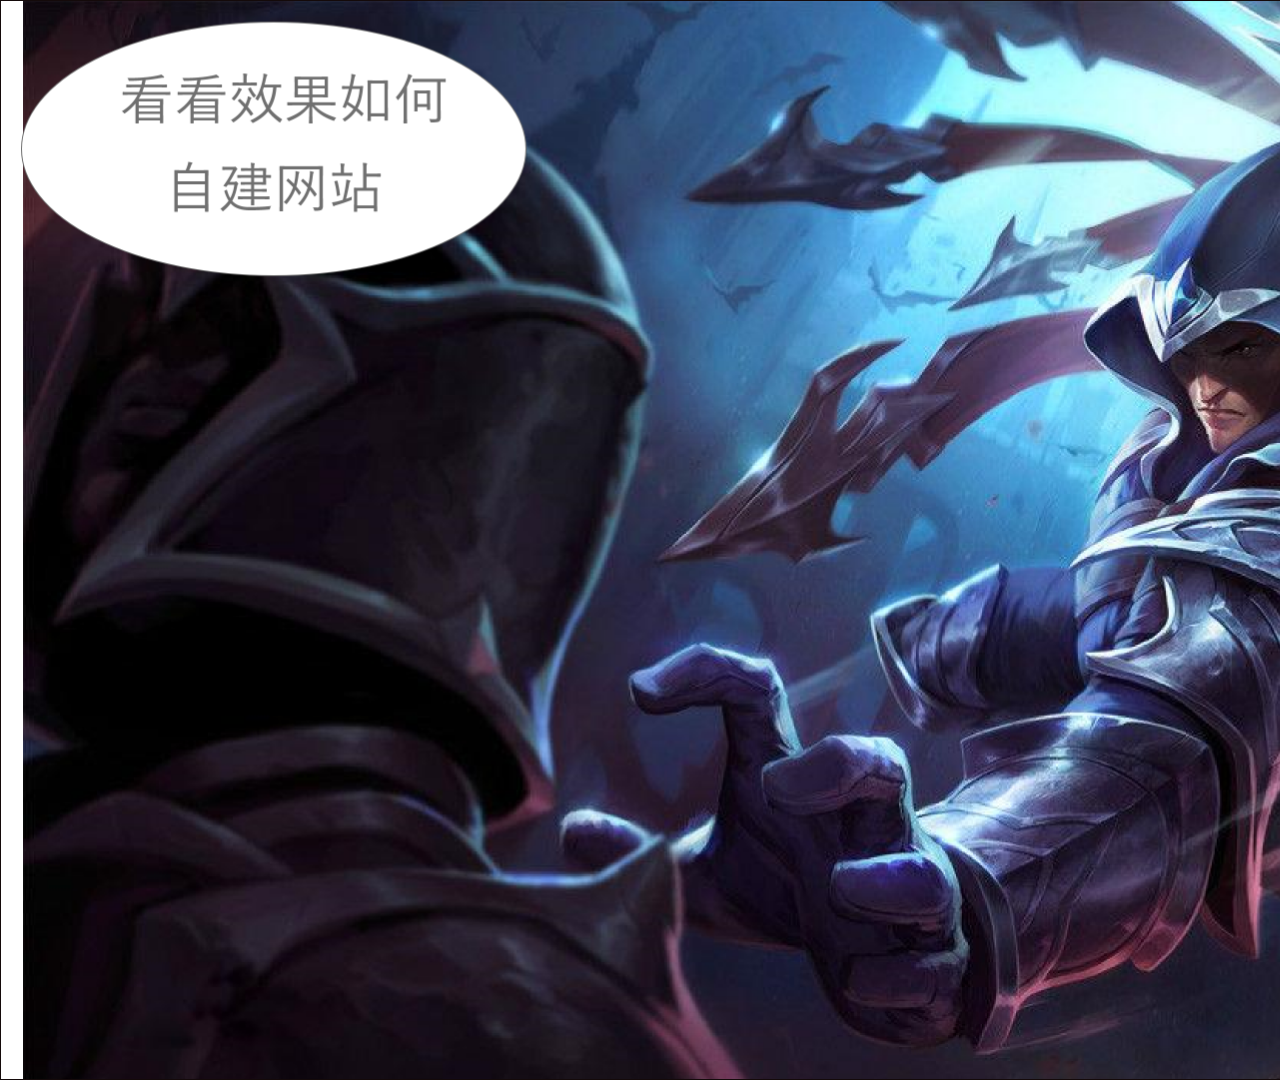
<file: web19201/web19201.html>
<!DOCTYPE html>
    <html>

    <head>
        <meta charset="utf-8">
        <title>Web 1920 – 1</title>
        
        <link rel="stylesheet" href="web19201.css">
    </head>

    <body>
        <div data-layer="13b08414-c784-44b6-bd76-fe1d0678988e" class="web19201">        <div data-layer="69160e29-b2d1-43e1-8158-103282b32373" class="web19201fa2b19cb"></div>
</div>


    
    </body>
    </html>
</file>
<file: web19201/web19201.css>
html {
        height: 100%;
        width: 100%;
      }

      body {
        font-family: 'Open Sans', serif;
        margin: 0;
        padding: 0;
        height: 100%;
        width: 100%;
        -webkit-font-smoothing: antialiased;
        overflow: -moz-scrollbars-none;
        -ms-overflow-style: none;
      }

      

      .web19201 {

      display: block;
      position: absolute;
      box-sizing: content-box;
      -ms-transform: rotate(0.00deg);
    -webkit-transform: rotate(0.00deg);
    transform: rotate(0.00deg);
    -ms-transform-origin: center;
    -webkit-transform-origin: center;
    transform-origin: center;
      opacity: 1;
      cursor: default;
      margin-top: 0.00px;
      margin-right: 0.00px;
      margin-bottom: 0.00px;
      margin-left: 0.00px;
      padding-top: 0.00px;
      padding-right: 0.00px;
      padding-bottom: 0.00px;
      padding-left: 0.00px;
      overflow-x: auto;
      overflow-y: auto;
      background-color: rgba(209, 197, 197, 1);
      width: 1920.00px;
    height: 1080.00px;
    left: 0px;
    top: 0px;

}

.web19201 .web19201fa2b19cb {
    position: absolute;
      box-sizing: border-box;
      -ms-transform: rotate(0.00deg);
    -webkit-transform: rotate(0.00deg);
    transform: rotate(0.00deg);
    -ms-transform-origin: center;
    -webkit-transform-origin: center;
    transform-origin: center;
      background-image: url("assets/web19201fa2b19cb.png");
    background-position: center;
    background-repeat: no-repeat;
    background-size: cover;
      opacity: 1;
      cursor: default;
      margin-top: 0.00px;
      margin-right: 0.00px;
      margin-bottom: 0.00px;
      margin-left: 0.00px;
      padding-top: 0.00px;
      padding-right: 0.00px;
      padding-bottom: 0.00px;
      padding-left: 0.00px;
      background-color: rgba(255, 255, 255, 0);
      border-bottom-color: rgba(20, 10, 10, 1);
      border-bottom-style: solid;
      border-bottom-width: 1.00px;
      border-left-color: rgba(20, 10, 10, 1);
      border-left-style: solid;
      border-left-width: 1.00px;
      border-right-color: rgba(20, 10, 10, 1);
      border-right-style: solid;
      border-right-width: 1.00px;
      border-top-color: rgba(20, 10, 10, 1);
      border-top-style: solid;
      border-top-width: 1.00px;
      border-top-left-radius: 0.00px;
      border-top-right-radius: 0.00px;
      border-bottom-left-radius: 0.00px;
      border-bottom-right-radius: 0.00px;
      -webkit-filter: drop-shadow(0px 3px 6px rgba(0, 0, 0, 0.1607843137254902));
    filter: drop-shadow(0px 3px 6px rgba(0, 0, 0, 0.1607843137254902));
      width: 1920.00px;
    height: 1080.00px;
    left: 0.00px;
    top: 0.00px;

}
</file>
